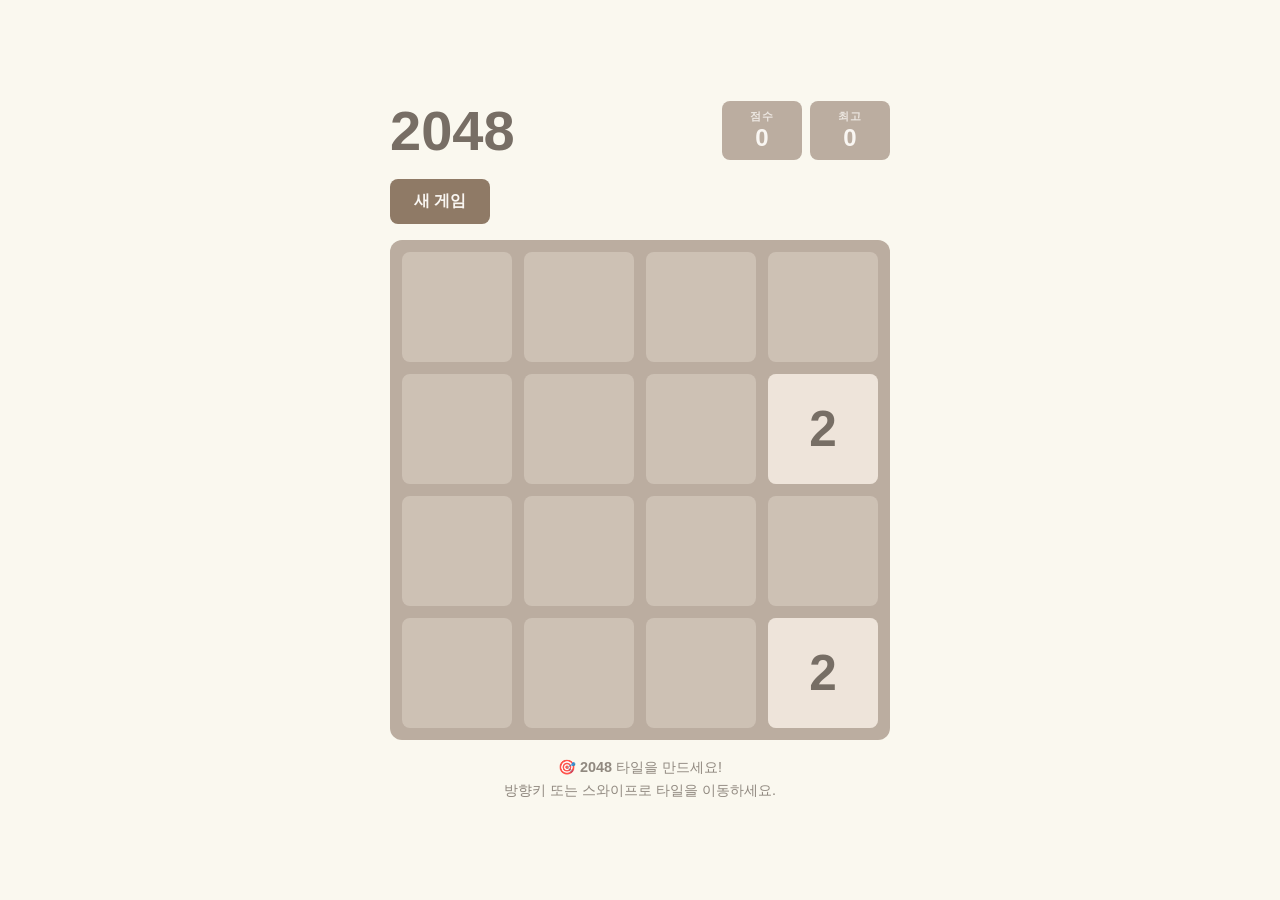
<file: apps/2048/index.html>
<!DOCTYPE html>
<html lang="ko">
<head>
  <meta charset="UTF-8">
  <meta name="viewport" content="width=device-width, initial-scale=1.0, user-scalable=no">
  <title>2048 게임</title>
  <link rel="stylesheet" href="style.css">
  <link rel="icon" href="data:image/svg+xml,<svg xmlns='http://www.w3.org/2000/svg' viewBox='0 0 100 100'><text y='.9em' font-size='90'>🎮</text></svg>">
</head>
<body>
  <div class="container">
    <header>
      <h1>2048</h1>
      <div class="scores">
        <div class="score-box">
          <span class="score-label">점수</span>
          <span class="score-value" id="score">0</span>
        </div>
        <div class="score-box">
          <span class="score-label">최고</span>
          <span class="score-value" id="best-score">0</span>
        </div>
      </div>
    </header>

    <div class="controls">
      <button id="new-game-btn">새 게임</button>
    </div>

    <div class="game-container">
      <div class="grid" id="grid">
        <!-- 16 cells will be generated by JS -->
      </div>
      <div class="tile-container" id="tile-container">
        <!-- Tiles will be rendered here -->
      </div>
      <div class="game-overlay" id="game-overlay">
        <div class="overlay-content">
          <p id="overlay-message"></p>
          <button id="overlay-btn">다시 하기</button>
        </div>
      </div>
    </div>

    <div class="instructions">
      <p>🎯 <strong>2048</strong> 타일을 만드세요!</p>
      <p>방향키 또는 스와이프로 타일을 이동하세요.</p>
    </div>
  </div>

  <script src="game.js"></script>
</body>
</html>
</file>
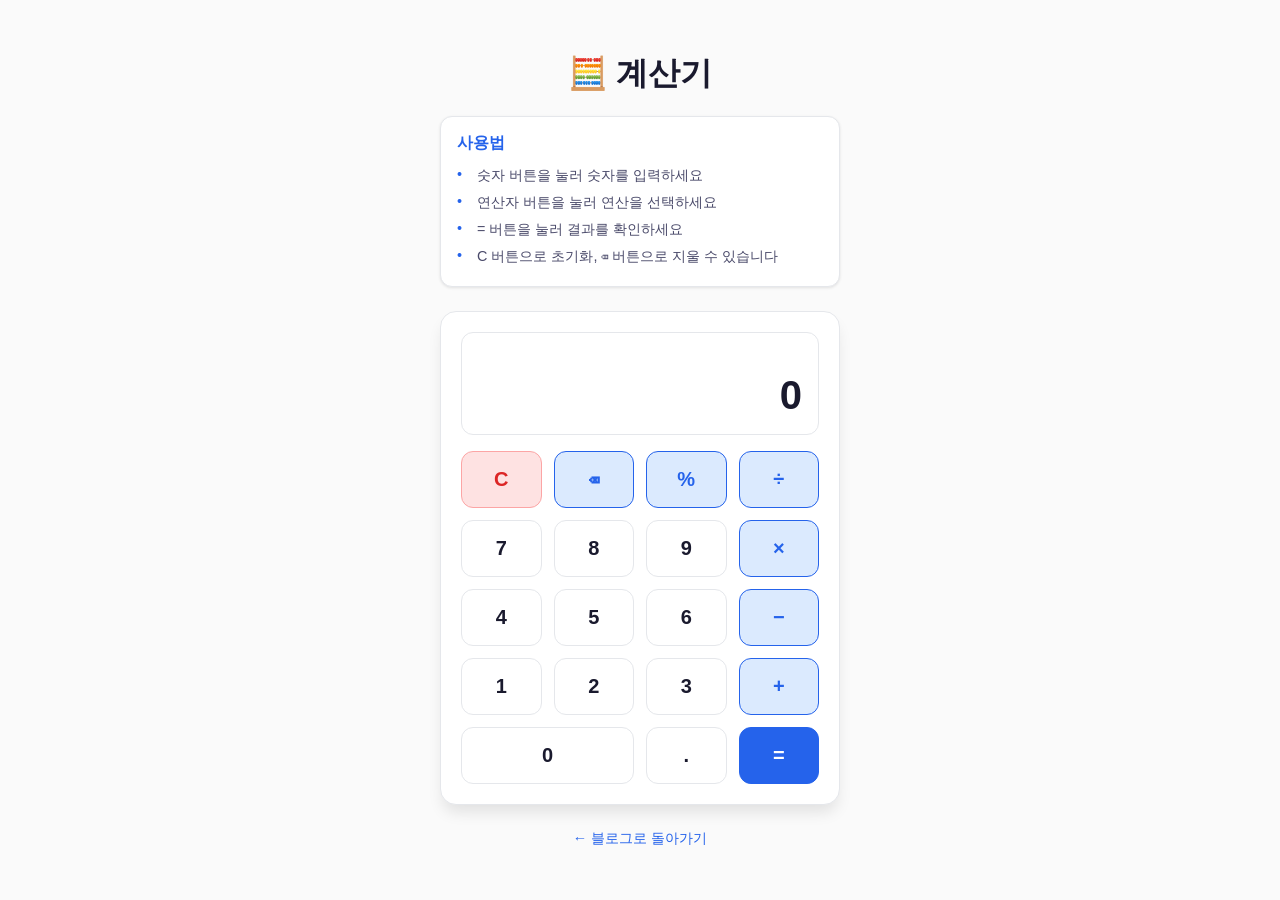
<file: apps/calculator/index.html>
<!DOCTYPE html>
<html lang="ko">
<head>
  <meta charset="UTF-8">
  <meta name="viewport" content="width=device-width, initial-scale=1.0, user-scalable=no">
  <title>계산기</title>
  <link rel="stylesheet" href="style.css">
  <link rel="icon" href="data:image/svg+xml,<svg xmlns='http://www.w3.org/2000/svg' viewBox='0 0 100 100'><text y='.9em' font-size='90'>🧮</text></svg>">
</head>
<body>
  <div class="container">
    <h1>🧮 계산기</h1>

    <div class="instructions">
      <h3>사용법</h3>
      <ul>
        <li>숫자 버튼을 눌러 숫자를 입력하세요</li>
        <li>연산자 버튼을 눌러 연산을 선택하세요</li>
        <li>= 버튼을 눌러 결과를 확인하세요</li>
        <li>C 버튼으로 초기화, ⌫ 버튼으로 지울 수 있습니다</li>
      </ul>
    </div>

    <div class="calculator">
      <div class="display">
        <div class="expression" id="expression"></div>
        <div class="result" id="result">0</div>
      </div>

      <div class="buttons">
        <button class="btn btn-clear" id="clear">C</button>
        <button class="btn btn-backspace" id="backspace">⌫</button>
        <button class="btn btn-operator" data-value="%">%</button>
        <button class="btn btn-operator" data-value="/">÷</button>

        <button class="btn btn-number" data-value="7">7</button>
        <button class="btn btn-number" data-value="8">8</button>
        <button class="btn btn-number" data-value="9">9</button>
        <button class="btn btn-operator" data-value="*">×</button>

        <button class="btn btn-number" data-value="4">4</button>
        <button class="btn btn-number" data-value="5">5</button>
        <button class="btn btn-number" data-value="6">6</button>
        <button class="btn btn-operator" data-value="-">−</button>

        <button class="btn btn-number" data-value="1">1</button>
        <button class="btn btn-number" data-value="2">2</button>
        <button class="btn btn-number" data-value="3">3</button>
        <button class="btn btn-operator" data-value="+">+</button>

        <button class="btn btn-number btn-zero" data-value="0">0</button>
        <button class="btn btn-number" data-value=".">.</button>
        <button class="btn btn-equals" id="equals">=</button>
      </div>
    </div>

    <a href="../../index.html" class="back-link">← 블로그로 돌아가기</a>
  </div>

  <script src="script.js"></script>
</body>
</html>
</file>
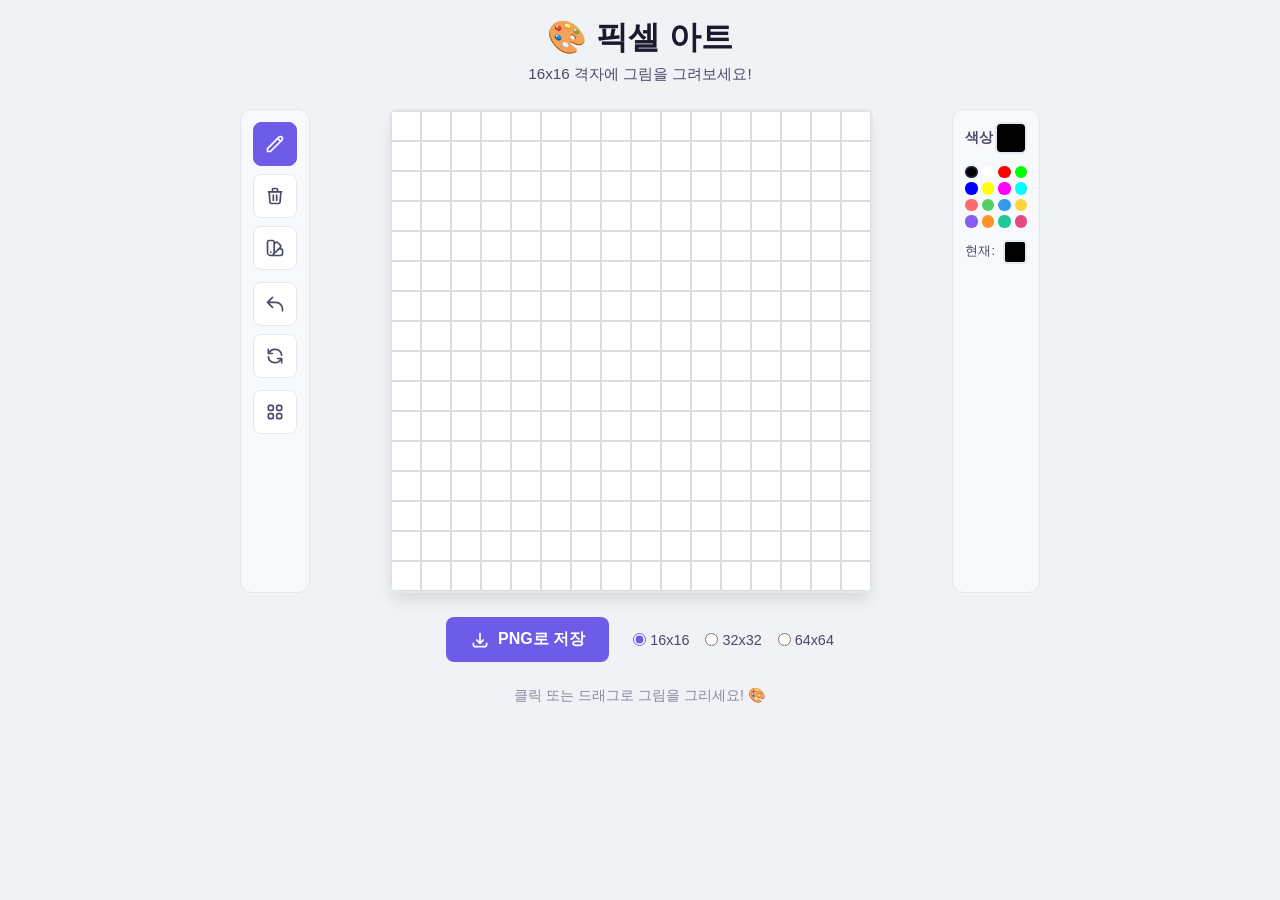
<file: apps/pixel-art/index.html>
<!DOCTYPE html>
<html lang="ko">
<head>
  <meta charset="UTF-8">
  <meta name="viewport" content="width=device-width, initial-scale=1.0, user-scalable=no">
  <title>픽셀 아트 에디터</title>
  <link rel="stylesheet" href="style.css">
  <link rel="icon" href="data:image/svg+xml,<svg xmlns='http://www.w3.org/2000/svg' viewBox='0 0 100 100'><text y='.9em' font-size='90'>🎨</text></svg>">
</head>
<body>
  <div class="container">
    <header>
      <h1>🎨 픽셀 아트</h1>
      <p class="subtitle">16x16 격자에 그림을 그려보세요!</p>
    </header>

    <div class="editor-layout">
      <!-- Toolbar -->
      <div class="toolbar">
        <div class="tool-group">
          <button class="tool-btn active" id="pen-btn" title="펜">
            <svg xmlns="http://www.w3.org/2000/svg" fill="none" viewBox="0 0 24 24" stroke="currentColor">
              <path stroke-linecap="round" stroke-linejoin="round" stroke-width="2" d="M15.232 5.232l3.536 3.536m-2.036-5.036a2.5 2.5 0 113.536 3.536L6.5 21.036H3v-3.572L16.732 3.732z" />
            </svg>
          </button>
          <button class="tool-btn" id="eraser-btn" title="지우개">
            <svg xmlns="http://www.w3.org/2000/svg" fill="none" viewBox="0 0 24 24" stroke="currentColor">
              <path stroke-linecap="round" stroke-linejoin="round" stroke-width="2" d="M19 7l-.867 12.142A2 2 0 0116.138 21H7.862a2 2 0 01-1.995-1.858L5 7m5 4v6m4-6v6m1-10V4a1 1 0 00-1-1h-4a1 1 0 00-1 1v3M4 7h16" />
            </svg>
          </button>
          <button class="tool-btn" id="fill-btn" title="채우기">
            <svg xmlns="http://www.w3.org/2000/svg" fill="none" viewBox="0 0 24 24" stroke="currentColor">
              <path stroke-linecap="round" stroke-linejoin="round" stroke-width="2" d="M7 21a4 4 0 01-4-4V5a2 2 0 012-2h4a2 2 0 012 2v12a4 4 0 01-4 4zm0 0h12a2 2 0 002-2v-4a2 2 0 00-2-2h-2.343M11 7.343l1.657-1.657a2 2 0 012.828 0l2.829 2.829a2 2 0 010 2.828l-8.486 8.485M7 17h.01" />
            </svg>
          </button>
        </div>

        <div class="tool-group">
          <button class="tool-btn" id="undo-btn" title="실행 취소">
            <svg xmlns="http://www.w3.org/2000/svg" fill="none" viewBox="0 0 24 24" stroke="currentColor">
              <path stroke-linecap="round" stroke-linejoin="round" stroke-width="2" d="M3 10h10a8 8 0 018 8v2M3 10l6 6m-6-6l6-6" />
            </svg>
          </button>
          <button class="tool-btn" id="clear-btn" title="전체 지우기">
            <svg xmlns="http://www.w3.org/2000/svg" fill="none" viewBox="0 0 24 24" stroke="currentColor">
              <path stroke-linecap="round" stroke-linejoin="round" stroke-width="2" d="M4 4v5h.582m15.356 2A8.001 8.001 0 004.582 9m0 0H9m11 11v-5h-.581m0 0a8.003 8.003 0 01-15.357-2m15.357 2H15" />
            </svg>
          </button>
        </div>

        <div class="tool-group">
          <button class="tool-btn" id="grid-toggle-btn" title="그리드 라인">
            <svg xmlns="http://www.w3.org/2000/svg" fill="none" viewBox="0 0 24 24" stroke="currentColor">
              <path stroke-linecap="round" stroke-linejoin="round" stroke-width="2" d="M4 6a2 2 0 012-2h2a2 2 0 012 2v2a2 2 0 01-2 2H6a2 2 0 01-2-2V6zM14 6a2 2 0 012-2h2a2 2 0 012 2v2a2 2 0 01-2 2h-2a2 2 0 01-2-2V6zM4 16a2 2 0 012-2h2a2 2 0 012 2v2a2 2 0 01-2 2H6a2 2 0 01-2-2v-2zM14 16a2 2 0 012-2h2a2 2 0 012 2v2a2 2 0 01-2 2h-2a2 2 0 01-2-2v-2z" />
            </svg>
          </button>
        </div>
      </div>

      <!-- Canvas Area -->
      <div class="canvas-area">
        <div class="grid-container" id="grid-container">
          <!-- 16x16 grid will be generated by JS -->
        </div>
      </div>

      <!-- Color Palette -->
      <div class="palette">
        <div class="palette-header">
          <span>색상</span>
          <input type="color" id="color-picker" value="#000000" title="커스텀 색상">
        </div>
        <div class="color-grid" id="color-grid">
          <!-- Colors will be generated by JS -->
        </div>
        <div class="current-color">
          <span>현재:</span>
          <div class="color-preview" id="color-preview"></div>
        </div>
      </div>
    </div>

    <!-- Save Section -->
    <div class="save-section">
      <button class="save-btn" id="save-btn">
        <svg xmlns="http://www.w3.org/2000/svg" fill="none" viewBox="0 0 24 24" stroke="currentColor">
          <path stroke-linecap="round" stroke-linejoin="round" stroke-width="2" d="M4 16v1a3 3 0 003 3h10a3 3 0 003-3v-1m-4-4l-4 4m0 0l-4-4m4 4V4" />
        </svg>
        PNG로 저장
      </button>
      <div class="save-options">
        <label>
          <input type="radio" name="scale" value="1" checked> 16x16
        </label>
        <label>
          <input type="radio" name="scale" value="2"> 32x32
        </label>
        <label>
          <input type="radio" name="scale" value="4"> 64x64
        </label>
      </div>
    </div>

    <footer>
      <p>클릭 또는 드래그로 그림을 그리세요! 🎨</p>
    </footer>
  </div>

  <script src="editor.js"></script>
</body>
</html>
</file>
<file: apps/2048/style.css>
/* ===== CSS Variables ===== */
:root {
  --bg-primary: #faf8ef;
  --bg-secondary: #eee4da;
  --text-primary: #776e65;
  --text-light: #f9f6f2;
  --grid-bg: #bbada0;
  --cell-bg: rgba(238, 228, 218, 0.35);
  --btn-bg: #8f7a66;
  --btn-hover: #9f8b77;
  --overlay-bg: rgba(238, 228, 218, 0.73);
}

@media (prefers-color-scheme: dark) {
  :root:not([data-theme="light"]) {
    --bg-primary: #1a1a2e;
    --bg-secondary: #16213e;
    --text-primary: #e8e8f0;
    --text-light: #f9f6f2;
    --grid-bg: #0f3460;
    --cell-bg: rgba(22, 33, 62, 0.5);
    --btn-bg: #e94560;
    --btn-hover: #ff6b81;
    --overlay-bg: rgba(26, 26, 46, 0.8);
  }
}

[data-theme="dark"] {
  --bg-primary: #1a1a2e;
  --bg-secondary: #16213e;
  --text-primary: #e8e8f0;
  --text-light: #f9f6f2;
  --grid-bg: #0f3460;
  --cell-bg: rgba(22, 33, 62, 0.5);
  --btn-bg: #e94560;
  --btn-hover: #ff6b81;
  --overlay-bg: rgba(26, 26, 46, 0.8);
}

/* ===== Reset ===== */
*, *::before, *::after {
  box-sizing: border-box;
  margin: 0;
  padding: 0;
}

body {
  font-family: 'Arial', 'Helvetica Neue', sans-serif;
  background: var(--bg-primary);
  color: var(--text-primary);
  min-height: 100vh;
  display: flex;
  justify-content: center;
  align-items: center;
  padding: 1rem;
  -webkit-font-smoothing: antialiased;
  touch-action: none;
}

/* ===== Container ===== */
.container {
  width: 100%;
  max-width: 500px;
}

/* ===== Header ===== */
header {
  display: flex;
  justify-content: space-between;
  align-items: center;
  margin-bottom: 1rem;
}

h1 {
  font-size: 3.5rem;
  font-weight: 900;
  color: var(--text-primary);
}

.scores {
  display: flex;
  gap: 0.5rem;
}

.score-box {
  background: var(--grid-bg);
  color: var(--text-light);
  padding: 0.5rem 1.25rem;
  border-radius: 8px;
  text-align: center;
  min-width: 80px;
}

.score-label {
  display: block;
  font-size: 0.7rem;
  font-weight: 700;
  text-transform: uppercase;
  letter-spacing: 0.05em;
  opacity: 0.8;
}

.score-value {
  display: block;
  font-size: 1.5rem;
  font-weight: 900;
}

/* ===== Controls ===== */
.controls {
  margin-bottom: 1rem;
}

#new-game-btn {
  background: var(--btn-bg);
  color: var(--text-light);
  border: none;
  padding: 0.75rem 1.5rem;
  border-radius: 8px;
  font-size: 1rem;
  font-weight: 700;
  cursor: pointer;
  transition: background 0.2s;
}

#new-game-btn:hover {
  background: var(--btn-hover);
}

/* ===== Game Container ===== */
.game-container {
  position: relative;
  background: var(--grid-bg);
  border-radius: 12px;
  padding: 12px;
  margin-bottom: 1rem;
}

/* ===== Grid ===== */
.grid {
  display: grid;
  grid-template-columns: repeat(4, 1fr);
  gap: 12px;
}

.cell {
  background: var(--cell-bg);
  border-radius: 8px;
  aspect-ratio: 1;
}

/* ===== Tiles ===== */
.tile-container {
  position: absolute;
  top: 12px;
  left: 12px;
  right: 12px;
  bottom: 12px;
}

.tile {
  position: absolute;
  display: flex;
  justify-content: center;
  align-items: center;
  font-weight: 900;
  border-radius: 8px;
  transition: top 0.12s ease, left 0.12s ease;
  z-index: 10;
}

.tile-new {
  animation: tile-pop 0.2s ease;
}

.tile-merged {
  animation: tile-merge 0.2s ease;
  z-index: 20;
}

@keyframes tile-pop {
  0% { transform: scale(0); opacity: 0; }
  50% { transform: scale(1.1); }
  100% { transform: scale(1); opacity: 1; }
}

@keyframes tile-merge {
  0% { transform: scale(1); }
  50% { transform: scale(1.2); }
  100% { transform: scale(1); }
}

/* Tile Colors */
.tile-2 { background: #eee4da; color: #776e65; }
.tile-4 { background: #ede0c8; color: #776e65; }
.tile-8 { background: #f2b179; color: #f9f6f2; }
.tile-16 { background: #f59563; color: #f9f6f2; }
.tile-32 { background: #f67c5f; color: #f9f6f2; }
.tile-64 { background: #f65e3b; color: #f9f6f2; }
.tile-128 { background: #edcf72; color: #f9f6f2; font-size: 0.9em; }
.tile-256 { background: #edcc61; color: #f9f6f2; font-size: 0.9em; }
.tile-512 { background: #edc850; color: #f9f6f2; font-size: 0.9em; }
.tile-1024 { background: #edc53f; color: #f9f6f2; font-size: 0.8em; }
.tile-2048 { background: #edc22e; color: #f9f6f2; font-size: 0.8em; }
.tile-super { background: #3c3a32; color: #f9f6f2; font-size: 0.7em; }

/* Dark mode tile colors */
@media (prefers-color-scheme: dark) {
  :root:not([data-theme="light"]) .tile-2 { background: #2d4a7a; color: #e8e8f0; }
  :root:not([data-theme="light"]) .tile-4 { background: #3d5a8a; color: #e8e8f0; }
  :root:not([data-theme="light"]) .tile-8 { background: #e94560; color: #f9f6f2; }
  :root:not([data-theme="light"]) .tile-16 { background: #ff6b6b; color: #f9f6f2; }
  :root:not([data-theme="light"]) .tile-32 { background: #ee5a24; color: #f9f6f2; }
  :root:not([data-theme="light"]) .tile-64 { background: #f39c12; color: #f9f6f2; }
  :root:not([data-theme="light"]) .tile-128 { background: #27ae60; color: #f9f6f2; }
  :root:not([data-theme="light"]) .tile-256 { background: #2ecc71; color: #f9f6f2; }
  :root:not([data-theme="light"]) .tile-512 { background: #00b894; color: #f9f6f2; }
  :root:not([data-theme="light"]) .tile-1024 { background: #6c5ce7; color: #f9f6f2; }
  :root:not([data-theme="light"]) .tile-2048 { background: #a29bfe; color: #f9f6f2; }
  :root:not([data-theme="light"]) .tile-super { background: #fd79a8; color: #f9f6f2; }
}

[data-theme="dark"] .tile-2 { background: #2d4a7a; color: #e8e8f0; }
[data-theme="dark"] .tile-4 { background: #3d5a8a; color: #e8e8f0; }
[data-theme="dark"] .tile-8 { background: #e94560; color: #f9f6f2; }
[data-theme="dark"] .tile-16 { background: #ff6b6b; color: #f9f6f2; }
[data-theme="dark"] .tile-32 { background: #ee5a24; color: #f9f6f2; }
[data-theme="dark"] .tile-64 { background: #f39c12; color: #f9f6f2; }
[data-theme="dark"] .tile-128 { background: #27ae60; color: #f9f6f2; }
[data-theme="dark"] .tile-256 { background: #2ecc71; color: #f9f6f2; }
[data-theme="dark"] .tile-512 { background: #00b894; color: #f9f6f2; }
[data-theme="dark"] .tile-1024 { background: #6c5ce7; color: #f9f6f2; }
[data-theme="dark"] .tile-2048 { background: #a29bfe; color: #f9f6f2; }
[data-theme="dark"] .tile-super { background: #fd79a8; color: #f9f6f2; }

/* ===== Game Overlay ===== */
.game-overlay {
  position: absolute;
  inset: 0;
  background: var(--overlay-bg);
  border-radius: 12px;
  display: none;
  justify-content: center;
  align-items: center;
  z-index: 100;
  animation: fade-in 0.3s ease;
}

.game-overlay.active {
  display: flex;
}

@keyframes fade-in {
  from { opacity: 0; }
  to { opacity: 1; }
}

.overlay-content {
  text-align: center;
}

.overlay-content p {
  font-size: 2rem;
  font-weight: 900;
  margin-bottom: 1rem;
  color: var(--text-primary);
}

.overlay-content button {
  background: var(--btn-bg);
  color: var(--text-light);
  border: none;
  padding: 0.75rem 1.5rem;
  border-radius: 8px;
  font-size: 1rem;
  font-weight: 700;
  cursor: pointer;
  transition: background 0.2s;
}

.overlay-content button:hover {
  background: var(--btn-hover);
}

/* ===== Instructions ===== */
.instructions {
  text-align: center;
  color: var(--text-primary);
  opacity: 0.8;
  font-size: 0.9rem;
  line-height: 1.6;
}

/* ===== Responsive ===== */
@media (max-width: 500px) {
  h1 {
    font-size: 2.5rem;
  }

  .score-box {
    padding: 0.4rem 0.75rem;
    min-width: 60px;
  }

  .score-value {
    font-size: 1.2rem;
  }

  .game-container {
    padding: 8px;
  }

  .grid {
    gap: 8px;
  }

  .cell {
    border-radius: 6px;
  }

  .tile {
    border-radius: 6px;
    font-size: 0.9em;
  }

  .tile-container {
    top: 8px;
    left: 8px;
    right: 8px;
    bottom: 8px;
  }
}
</file>
<file: apps/calculator/style.css>
/* ===== Reset ===== */
*, *::before, *::after {
  box-sizing: border-box;
  margin: 0;
  padding: 0;
}

html {
  font-size: 16px;
}

body {
  font-family: 'Pretendard', -apple-system, BlinkMacSystemFont, 'Segoe UI', sans-serif;
  background: var(--bg-primary);
  color: var(--text-primary);
  min-height: 100vh;
  display: flex;
  justify-content: center;
  align-items: center;
  padding: 20px;
}

/* ===== CSS Variables (블로그 팔레트) ===== */
:root {
  --bg-primary: #fafafa;
  --bg-secondary: #ffffff;
  --bg-card: #ffffff;
  --text-primary: #1a1a2e;
  --text-secondary: #4a4a6a;
  --text-muted: #8888a0;
  --accent: #2563eb;
  --accent-hover: #1d4ed8;
  --accent-light: #dbeafe;
  --border: #e5e7eb;
  --shadow: 0 1px 3px rgba(0, 0, 0, 0.1);
  --shadow-lg: 0 10px 15px -3px rgba(0, 0, 0, 0.1);
}

@media (prefers-color-scheme: dark) {
  :root:not([data-theme="light"]) {
    --bg-primary: #0f0f1a;
    --bg-secondary: #1a1a2e;
    --bg-card: #16213e;
    --text-primary: #f1f5f9;
    --text-secondary: #94a3b8;
    --text-muted: #64748b;
    --accent: #60a5fa;
    --accent-hover: #93c5fd;
    --accent-light: #1e3a5f;
    --border: #1e293b;
    --shadow: 0 1px 3px rgba(0, 0, 0, 0.3);
    --shadow-lg: 0 10px 15px -3px rgba(0, 0, 0, 0.4);
  }
}

[data-theme="dark"] {
  --bg-primary: #0f0f1a;
  --bg-secondary: #1a1a2e;
  --bg-card: #16213e;
  --text-primary: #f1f5f9;
  --text-secondary: #94a3b8;
  --text-muted: #64748b;
  --accent: #60a5fa;
  --accent-hover: #93c5fd;
  --accent-light: #1e3a5f;
  --border: #1e293b;
  --shadow: 0 1px 3px rgba(0, 0, 0, 0.3);
  --shadow-lg: 0 10px 15px -3px rgba(0, 0, 0, 0.4);
}

/* ===== Container ===== */
.container {
  width: 100%;
  max-width: 400px;
  text-align: center;
}

h1 {
  font-size: 2rem;
  margin-bottom: 20px;
  color: var(--text-primary);
}

/* ===== Instructions ===== */
.instructions {
  background: var(--bg-card);
  border: 1px solid var(--border);
  border-radius: 12px;
  padding: 16px;
  margin-bottom: 24px;
  text-align: left;
  box-shadow: var(--shadow);
}

.instructions h3 {
  font-size: 1rem;
  margin-bottom: 8px;
  color: var(--accent);
}

.instructions ul {
  list-style: none;
  padding: 0;
}

.instructions li {
  font-size: 0.9rem;
  color: var(--text-secondary);
  padding: 4px 0;
  padding-left: 20px;
  position: relative;
}

.instructions li::before {
  content: "•";
  position: absolute;
  left: 0;
  color: var(--accent);
}

/* ===== Calculator ===== */
.calculator {
  background: var(--bg-card);
  border: 1px solid var(--border);
  border-radius: 16px;
  padding: 20px;
  box-shadow: var(--shadow-lg);
}

/* ===== Display ===== */
.display {
  background: var(--bg-secondary);
  border: 1px solid var(--border);
  border-radius: 12px;
  padding: 16px;
  margin-bottom: 16px;
  text-align: right;
  min-height: 80px;
  display: flex;
  flex-direction: column;
  justify-content: flex-end;
}

.expression {
  font-size: 1rem;
  color: var(--text-muted);
  min-height: 24px;
  word-break: break-all;
}

.result {
  font-size: 2.5rem;
  font-weight: 700;
  color: var(--text-primary);
  word-break: break-all;
}

/* ===== Buttons ===== */
.buttons {
  display: grid;
  grid-template-columns: repeat(4, 1fr);
  gap: 12px;
}

.btn {
  font-family: 'Pretendard', sans-serif;
  font-size: 1.25rem;
  font-weight: 600;
  padding: 16px;
  border: 1px solid var(--border);
  border-radius: 12px;
  background: var(--bg-secondary);
  color: var(--text-primary);
  cursor: pointer;
  transition: all 0.2s ease;
  user-select: none;
  -webkit-tap-highlight-color: transparent;
}

.btn:hover {
  background: var(--accent-light);
  border-color: var(--accent);
}

.btn:active {
  transform: scale(0.95);
}

/* Number buttons */
.btn-number {
  background: var(--bg-secondary);
}

.btn-number:hover {
  background: var(--accent-light);
}

/* Operator buttons */
.btn-operator {
  background: var(--accent-light);
  color: var(--accent);
  border-color: var(--accent);
}

.btn-operator:hover {
  background: var(--accent);
  color: white;
}

/* Clear button */
.btn-clear {
  background: #fee2e2;
  color: #dc2626;
  border-color: #fca5a5;
}

.btn-clear:hover {
  background: #dc2626;
  color: white;
}

/* Backspace button */
.btn-backspace {
  background: var(--accent-light);
  color: var(--accent);
  border-color: var(--accent);
}

.btn-backspace:hover {
  background: var(--accent);
  color: white;
}

/* Equals button */
.btn-equals {
  background: var(--accent);
  color: white;
  border-color: var(--accent);
}

.btn-equals:hover {
  background: var(--accent-hover);
}

/* Zero button spans 2 columns */
.btn-zero {
  grid-column: span 2;
}

/* ===== Back Link ===== */
.back-link {
  display: inline-block;
  margin-top: 24px;
  color: var(--accent);
  text-decoration: none;
  font-size: 0.9rem;
  transition: color 0.2s;
}

.back-link:hover {
  color: var(--accent-hover);
}

/* ===== Mobile Responsive ===== */
@media (max-width: 480px) {
  h1 {
    font-size: 1.5rem;
  }

  .calculator {
    padding: 16px;
  }

  .buttons {
    gap: 8px;
  }

  .btn {
    padding: 14px;
    font-size: 1.1rem;
  }

  .result {
    font-size: 2rem;
  }
}
</file>
<file: apps/pixel-art/style.css>
/* ===== CSS Variables ===== */
:root {
  --bg-primary: #f0f2f5;
  --bg-secondary: #ffffff;
  --bg-card: #ffffff;
  --text-primary: #1a1a2e;
  --text-secondary: #4a4a6a;
  --text-muted: #8888a0;
  --accent: #6c5ce7;
  --accent-hover: #5a4bd1;
  --border: #e2e8f0;
  --shadow: 0 1px 3px rgba(0, 0, 0, 0.1);
  --shadow-lg: 0 10px 15px -3px rgba(0, 0, 0, 0.1);
  --grid-line: #ddd;
  --toolbar-bg: #f8f9fa;
}

@media (prefers-color-scheme: dark) {
  :root:not([data-theme="light"]) {
    --bg-primary: #0f0f1a;
    --bg-secondary: #1a1a2e;
    --bg-card: #16213e;
    --text-primary: #f1f5f9;
    --text-secondary: #94a3b8;
    --text-muted: #64748b;
    --accent: #a29bfe;
    --accent-hover: #6c5ce7;
    --border: #2d3748;
    --shadow: 0 1px 3px rgba(0, 0, 0, 0.3);
    --shadow-lg: 0 10px 15px -3px rgba(0, 0, 0, 0.4);
    --grid-line: #374151;
    --toolbar-bg: #1e293b;
  }
}

[data-theme="dark"] {
  --bg-primary: #0f0f1a;
  --bg-secondary: #1a1a2e;
  --bg-card: #16213e;
  --text-primary: #f1f5f9;
  --text-secondary: #94a3b8;
  --text-muted: #64748b;
  --accent: #a29bfe;
  --accent-hover: #6c5ce7;
  --border: #2d3748;
  --shadow: 0 1px 3px rgba(0, 0, 0, 0.3);
  --shadow-lg: 0 10px 15px -3px rgba(0, 0, 0, 0.4);
  --grid-line: #374151;
  --toolbar-bg: #1e293b;
}

/* ===== Reset ===== */
*, *::before, *::after {
  box-sizing: border-box;
  margin: 0;
  padding: 0;
}

body {
  font-family: 'Arial', 'Helvetica Neue', sans-serif;
  background: var(--bg-primary);
  color: var(--text-primary);
  min-height: 100vh;
  display: flex;
  justify-content: center;
  padding: 1rem;
  -webkit-font-smoothing: antialiased;
}

/* ===== Container ===== */
.container {
  width: 100%;
  max-width: 800px;
}

/* ===== Header ===== */
header {
  text-align: center;
  margin-bottom: 1.5rem;
}

h1 {
  font-size: 2rem;
  font-weight: 900;
  margin-bottom: 0.25rem;
}

.subtitle {
  color: var(--text-secondary);
  font-size: 0.95rem;
}

/* ===== Editor Layout ===== */
.editor-layout {
  display: grid;
  grid-template-columns: auto 1fr auto;
  gap: 1rem;
  margin-bottom: 1.5rem;
}

/* ===== Toolbar ===== */
.toolbar {
  display: flex;
  flex-direction: column;
  gap: 0.75rem;
  background: var(--toolbar-bg);
  padding: 0.75rem;
  border-radius: 12px;
  border: 1px solid var(--border);
}

.tool-group {
  display: flex;
  flex-direction: column;
  gap: 0.5rem;
}

.tool-btn {
  width: 44px;
  height: 44px;
  background: var(--bg-card);
  border: 1px solid var(--border);
  border-radius: 8px;
  cursor: pointer;
  display: flex;
  align-items: center;
  justify-content: center;
  color: var(--text-secondary);
  transition: all 0.2s;
}

.tool-btn:hover {
  background: var(--accent);
  color: white;
  border-color: var(--accent);
}

.tool-btn.active {
  background: var(--accent);
  color: white;
  border-color: var(--accent);
}

.tool-btn svg {
  width: 20px;
  height: 20px;
}

/* ===== Canvas Area ===== */
.canvas-area {
  display: flex;
  justify-content: center;
  align-items: flex-start;
}

.grid-container {
  display: grid;
  grid-template-columns: repeat(16, 30px);
  gap: 0;
  background: var(--bg-card);
  border: 2px solid var(--border);
  border-radius: 8px;
  overflow: hidden;
  box-shadow: var(--shadow-lg);
  touch-action: none;
  user-select: none;
  -webkit-user-select: none;
  cursor: crosshair;
}

.grid-cell {
  width: 30px;
  height: 30px;
  background: #ffffff;
  cursor: crosshair;
  transition: background-color 0.05s;
  border: 0.5px solid var(--grid-line);
  box-sizing: border-box;
  pointer-events: auto;
}

.grid-cell:hover {
  opacity: 0.8;
  outline: 2px solid var(--accent);
  outline-offset: -2px;
  z-index: 1;
}

.grid-container.no-grid .grid-cell {
  border-color: transparent;
}

/* ===== Palette ===== */
.palette {
  background: var(--toolbar-bg);
  padding: 0.75rem;
  border-radius: 12px;
  border: 1px solid var(--border);
  display: flex;
  flex-direction: column;
  gap: 0.75rem;
}

.palette-header {
  display: flex;
  align-items: center;
  justify-content: space-between;
  font-size: 0.85rem;
  font-weight: 600;
  color: var(--text-secondary);
}

#color-picker {
  width: 32px;
  height: 32px;
  border: none;
  border-radius: 6px;
  cursor: pointer;
  background: none;
  padding: 0;
}

#color-picker::-webkit-color-swatch-wrapper {
  padding: 0;
}

#color-picker::-webkit-color-swatch {
  border: 2px solid var(--border);
  border-radius: 6px;
}

.color-grid {
  display: grid;
  grid-template-columns: repeat(4, 1fr);
  gap: 4px;
}

.color-btn {
  width: 100%;
  aspect-ratio: 1;
  border: 2px solid transparent;
  border-radius: 6px;
  cursor: pointer;
  transition: all 0.2s;
}

.color-btn:hover {
  transform: scale(1.1);
}

.color-btn.active {
  border-color: var(--text-primary);
  box-shadow: 0 0 0 2px var(--bg-primary);
}

.current-color {
  display: flex;
  align-items: center;
  gap: 0.5rem;
  font-size: 0.8rem;
  color: var(--text-secondary);
}

.color-preview {
  width: 24px;
  height: 24px;
  border-radius: 4px;
  border: 2px solid var(--border);
}

/* ===== Save Section ===== */
.save-section {
  display: flex;
  align-items: center;
  justify-content: center;
  gap: 1.5rem;
  margin-bottom: 1.5rem;
  flex-wrap: wrap;
}

.save-btn {
  display: flex;
  align-items: center;
  gap: 0.5rem;
  background: var(--accent);
  color: white;
  border: none;
  padding: 0.75rem 1.5rem;
  border-radius: 8px;
  font-size: 1rem;
  font-weight: 700;
  cursor: pointer;
  transition: background 0.2s;
}

.save-btn:hover {
  background: var(--accent-hover);
}

.save-btn svg {
  width: 20px;
  height: 20px;
}

.save-options {
  display: flex;
  gap: 1rem;
  font-size: 0.9rem;
  color: var(--text-secondary);
}

.save-options label {
  display: flex;
  align-items: center;
  gap: 0.25rem;
  cursor: pointer;
}

.save-options input[type="radio"] {
  accent-color: var(--accent);
}

/* ===== Footer ===== */
footer {
  text-align: center;
  color: var(--text-muted);
  font-size: 0.9rem;
}

/* ===== Responsive ===== */
@media (max-width: 768px) {
  .editor-layout {
    grid-template-columns: 1fr;
    gap: 0.75rem;
  }

  .toolbar {
    flex-direction: row;
    justify-content: center;
    flex-wrap: wrap;
  }

  .tool-group {
    flex-direction: row;
  }

  .palette {
    order: -1;
  }

  .color-grid {
    grid-template-columns: repeat(8, 1fr);
  }

  h1 {
    font-size: 1.5rem;
  }

  .save-section {
    flex-direction: column;
  }
}

@media (max-width: 480px) {
  .grid-container {
    grid-template-columns: repeat(16, 18px);
  }

  .grid-cell {
    width: 18px;
    height: 18px;
    border-width: 0.25px;
  }

  .tool-btn {
    width: 40px;
    height: 40px;
  }

  .tool-btn svg {
    width: 18px;
    height: 18px;
  }
}
</file>
